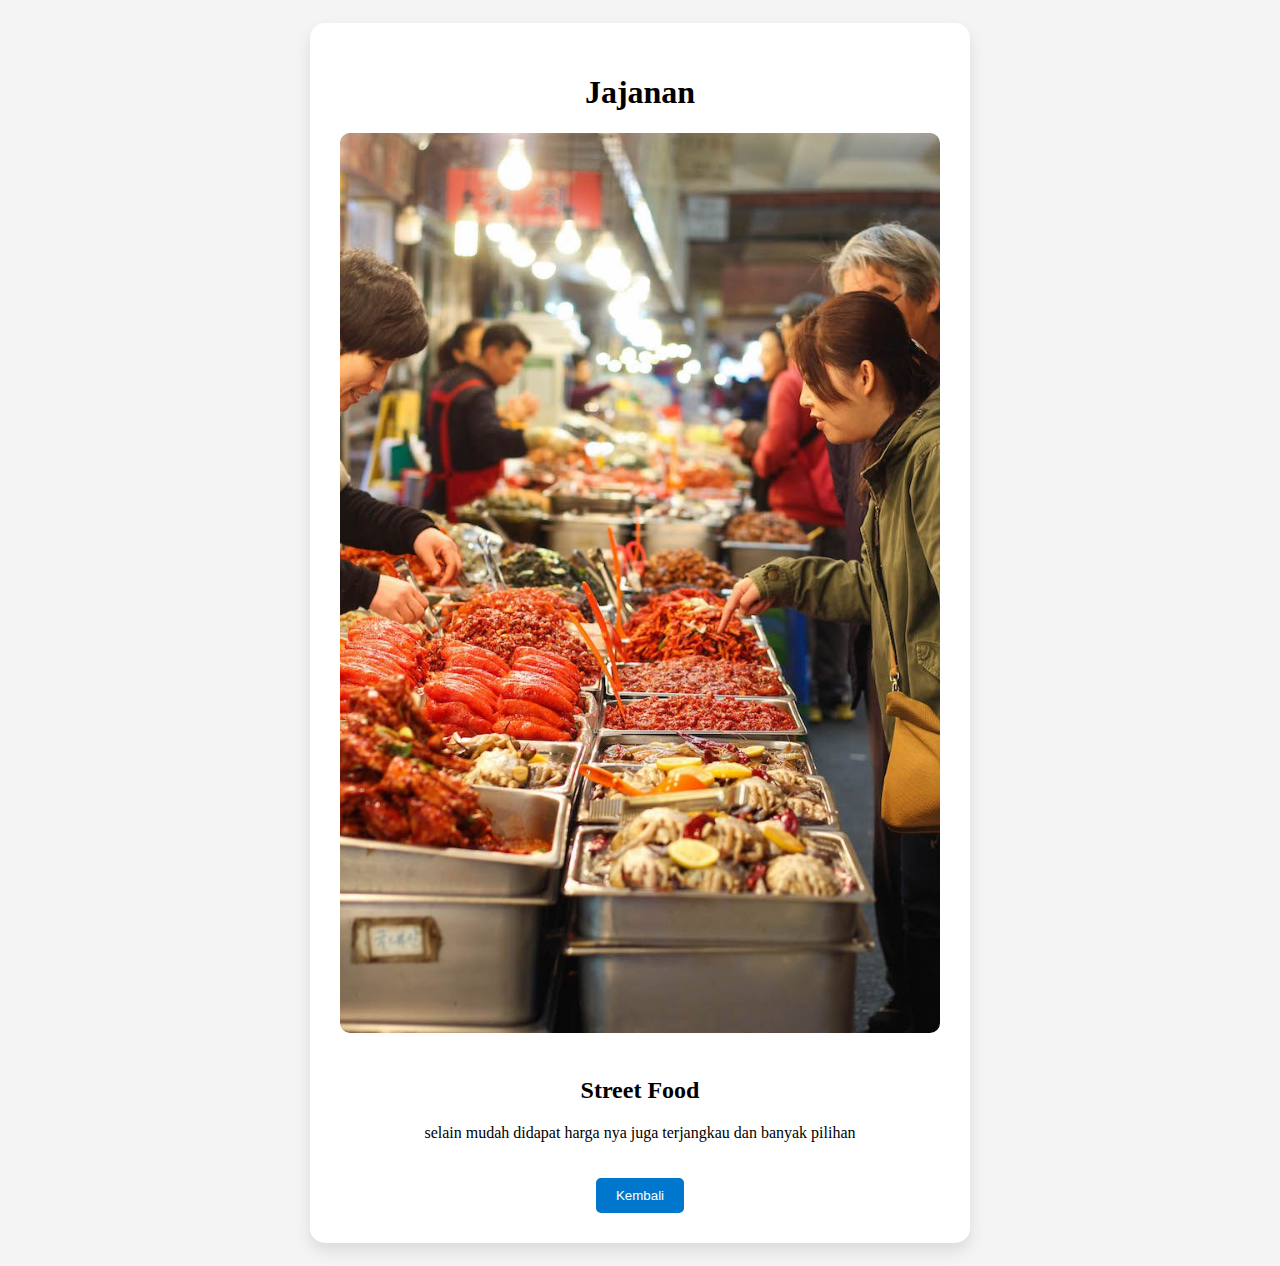
<file: food.html>
<!DOCTYPE html>
<html lang="id">
<head>
  <meta charset="UTF-8" />
  <meta name="viewport" content="width=device-width, initial-scale=1.0"/>
  <title>Detail Produk</title>
  <link rel="stylesheet" href="food.css" />
</head>
<body>
  <div class="container">
    <h1>Jajanan</h1>
    <div class="card">
        <img src="./img/d94dc2b6eddbc2ab3ef41f235e63f444.jpg" alt="">
      <h2>Street Food</h2>
      <p>
        selain mudah didapat harga nya juga terjangkau dan banyak pilihan
      </p>
      <button onclick="window.history.back()">Kembali</button>
    </div>
  </div>
</body>
</html>
</file>
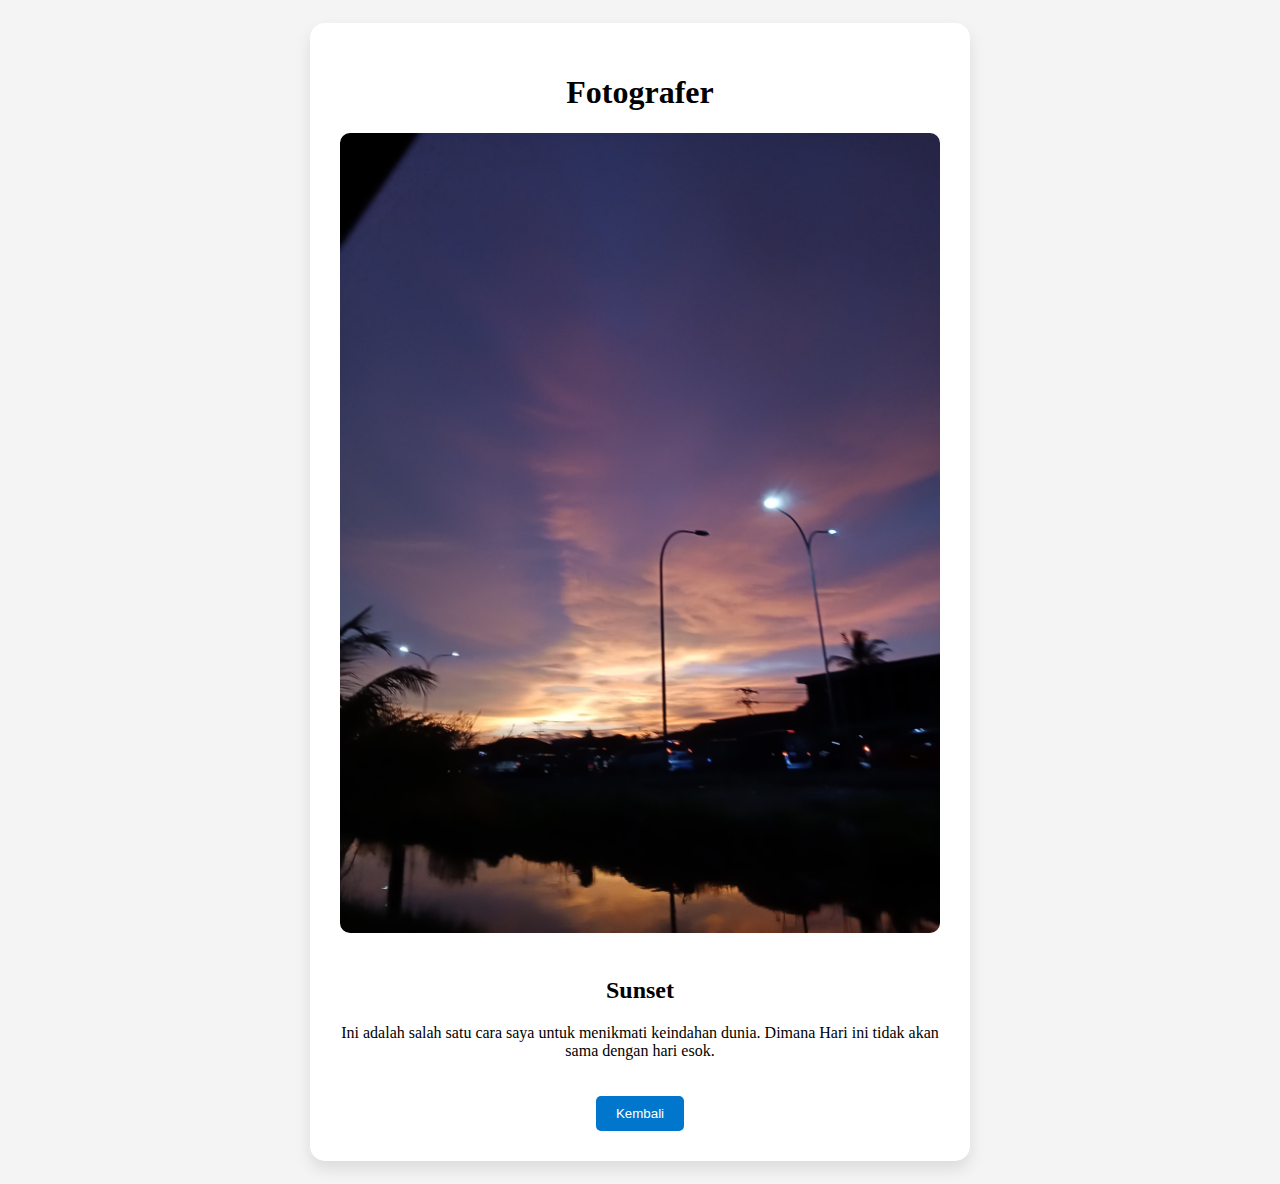
<file: sunset.html>
<!DOCTYPE html>
<html lang="id">
<head>
  <meta charset="UTF-8" />
  <meta name="viewport" content="width=device-width, initial-scale=1.0"/>
  <title>Detail Produk</title>
  <link rel="stylesheet" href="food.css" />
</head>
<body>
  <div class="container">
    <h1>Fotografer</h1>
    <div class="card">
        <img src="./img/Gambar WhatsApp 2025-04-03 pukul 18.56.25_46822675.jpg" alt="">
      <h2>Sunset</h2>
      <p>
        Ini adalah salah satu cara saya untuk menikmati keindahan dunia. Dimana Hari ini tidak akan sama dengan hari esok.
      </p>
      <button onclick="window.history.back()">Kembali</button>
    </div>
  </div>
</body>
</html>
</file>
<file: food.css>
/* Buat seluruh halaman kontennya rata tengah */
body {
    display: flex;
    justify-content: center;
    align-items: center;
    padding: 15px;
    background-color: #f4f4f4;
  }
  
  /* Container agar kontennya tetap rapih */
  .container {
    max-width: 600px;
    text-align: center;
    background-color: white;
    padding: 30px;
    border-radius: 15px;
    box-shadow: 0 8px 16px rgba(0,0,0,0.1);
  }
  
  /* Style tambahan untuk gambar */
  .card img {
    width: 100%;
    height: 100%; /* Tambahan ini mengecilkan tinggi gambar */
    border-radius: 10px;
    margin-bottom: 20px;
  } 
  
  /* Style tombol */
  .card button {
    padding: 10px 20px;
    background-color: #0077cc;
    color: white;
    border: none;
    border-radius: 5px;
    cursor: pointer;
    margin-top: 20px;
  }
  
  .card button:hover {
    background-color: #005fa3;
  }
</file>
